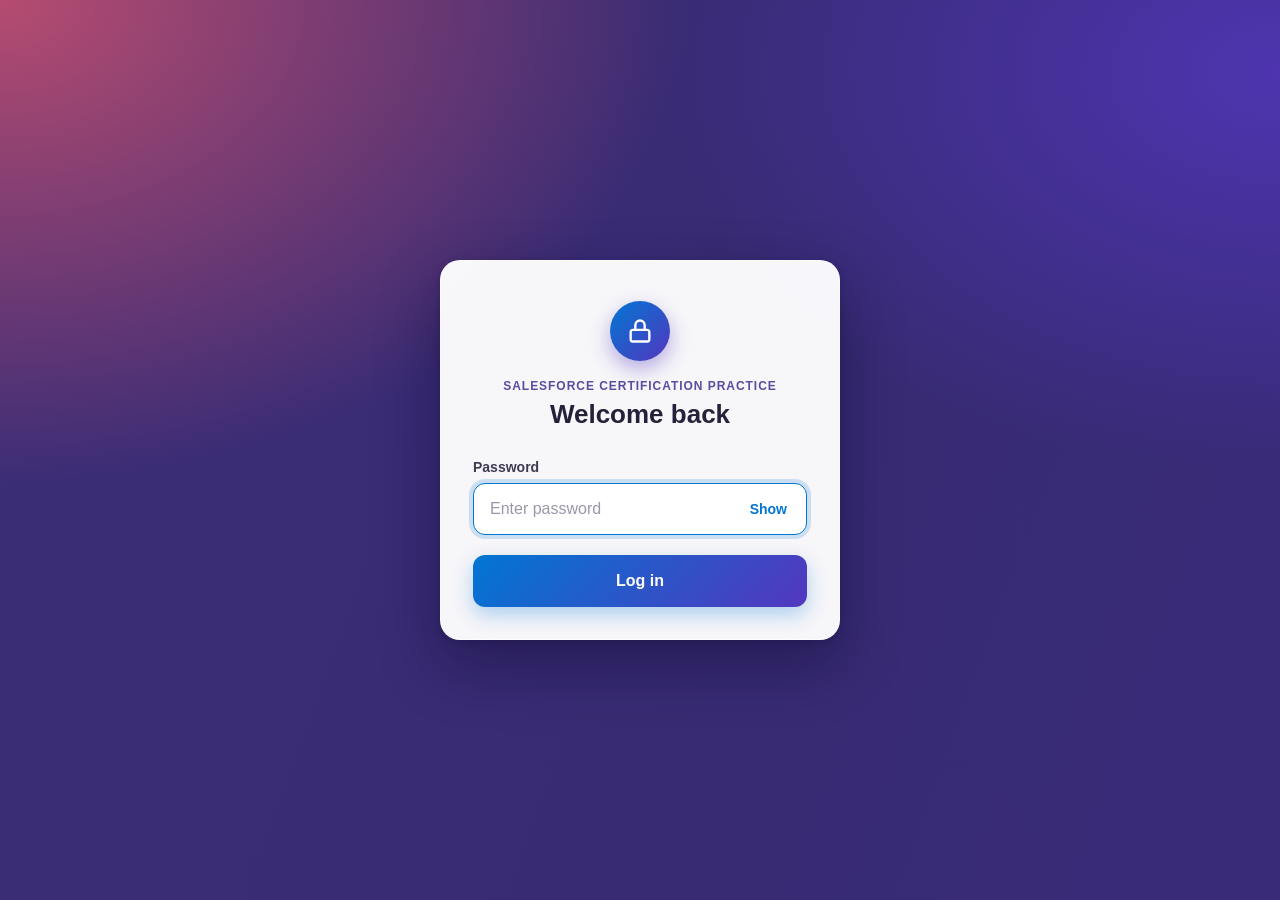
<file: index.html>
<!DOCTYPE html>
<html lang="en" data-page="login">
<head>
  <meta charset="UTF-8">
  <meta name="viewport" content="width=device-width, initial-scale=1">
  <title>Salesforce Architect Certifications</title>
  <link rel="stylesheet" href="css/styles.css?v=3">
  <script src="js/auth.js?v=3"></script>
</head>
<body>
  <form class="login-card" id="login-form" novalidate>
    <div class="login-icon" aria-hidden="true">
      <svg viewBox="0 0 24 24" width="28" height="28" fill="none" stroke="currentColor" stroke-width="2" stroke-linecap="round" stroke-linejoin="round">
        <rect x="4" y="11" width="16" height="10" rx="2"></rect>
        <path d="M8 11V7a4 4 0 0 1 8 0v4"></path>
      </svg>
    </div>
    <p class="login-eyebrow">Salesforce Certification Practice</p>
    <h1 class="login-title">Welcome back</h1>

    <label class="login-label" for="password">Password</label>
    <div class="password-field">
      <input id="password" name="password" type="password" autocomplete="current-password" placeholder="Enter password" required>
      <button class="password-toggle" id="password-toggle" type="button" aria-label="Show password" aria-pressed="false">Show</button>
    </div>
    <p class="login-error" id="login-error" role="alert" hidden>Incorrect password. Try again.</p>
    <button class="login-submit" type="submit">Log in</button>
  </form>

  <div class="home-content" id="home-content" hidden>
    <main class="button-group" aria-label="Certification choices">
      <a class="certification-link" href="data-architect-home.html">Data Architect</a>
      <button type="button">Sharing and Visibility Architect</button>
      <a class="certification-link" href="platform-developer-home.html">Platform Developer 1</a>
    </main>
    <button class="logout-button" id="logout" type="button">Log out</button>
  </div>
</body>
</html>
</file>
<file: css/styles.css>
* {
  box-sizing: border-box;
}

body {
  min-height: 100vh;
  margin: 0;
  display: grid;
  place-items: center;
  padding: 24px;
  background-color: #382b73;
  background-image:
    radial-gradient(ellipse at 0% 0%, rgba(195, 79, 111, 0.9), transparent 38%),
    radial-gradient(ellipse at 100% 8%, rgba(83, 55, 190, 0.8), transparent 34%),
    linear-gradient(110deg, #3c2d77, #382b73 58%, #392b78);
  font-family: Arial, Helvetica, sans-serif;
}

.button-group {
  display: flex;
  justify-content: center;
  align-items: center;
  gap: 16px;
  width: 100%;
  max-width: 760px;
}

.button-group button,
.button-group .certification-link {
  display: flex;
  justify-content: center;
  align-items: center;
  flex: 1;
  min-height: 56px;
  border: 0;
  border-radius: 8px;
  background: #0176d3;
  color: #ffffff;
  font-size: 18px;
  font-weight: 700;
  cursor: pointer;
  box-shadow: 0 4px 12px rgba(1, 118, 211, 0.18);
  text-decoration: none;
  transition: background 150ms ease, transform 150ms ease;
}

.button-group button:hover,
.button-group .certification-link:hover {
  background: #014486;
  transform: translateY(-2px);
}

.button-group button:focus-visible,
.button-group .certification-link:focus-visible {
  outline: 3px solid #78b7e8;
  outline-offset: 3px;
}

@media (max-width: 600px) {
  .button-group {
    flex-direction: column;
  }

  .button-group button,
  .button-group .certification-link {
    width: 100%;
    font-size: 16px;
  }
}

/* Password gate */
.home-content {
  display: flex;
  width: 100%;
  max-width: 760px;
  flex-direction: column;
  align-items: center;
  gap: 24px;
}

.home-content[hidden],
.login-card[hidden],
html:not(.is-authenticated) .home-content,
.is-authenticated .login-card {
  display: none;
}

/* Keep the login page content in the exact center of the screen */
html[data-page="login"] body {
  display: flex;
  flex-direction: column;
  justify-content: center;
  align-items: center;
}

.login-card {
  display: flex;
  flex-direction: column;
  align-items: stretch;
  width: 100%;
  max-width: 400px;
  margin: auto;
  padding: 40px 32px 32px;
  border: 1px solid rgba(255, 255, 255, 0.6);
  border-radius: 20px;
  background: rgba(255, 255, 255, 0.96);
  box-shadow:
    0 24px 60px rgba(16, 8, 52, 0.45),
    0 2px 6px rgba(16, 8, 52, 0.2);
  text-align: center;
  animation: login-rise 400ms ease-out both;
}

@keyframes login-rise {
  from {
    opacity: 0;
    transform: translateY(12px);
  }
  to {
    opacity: 1;
    transform: translateY(0);
  }
}

@media (prefers-reduced-motion: reduce) {
  .login-card {
    animation: none;
  }
}

.login-icon {
  display: grid;
  place-items: center;
  width: 60px;
  height: 60px;
  margin: 0 auto 18px;
  border-radius: 50%;
  background: linear-gradient(135deg, #0176d3, #5337be);
  color: #ffffff;
  box-shadow: 0 8px 20px rgba(83, 55, 190, 0.4);
}

.login-eyebrow {
  margin: 0 0 6px;
  color: #5b4ca0;
  font-size: 12px;
  font-weight: 700;
  letter-spacing: 0.08em;
  text-transform: uppercase;
}

.login-title {
  margin: 0 0 28px;
  color: #25213a;
  font-size: 26px;
  line-height: 1.2;
}

.login-label {
  margin-bottom: 8px;
  color: #3e3a52;
  font-size: 14px;
  font-weight: 700;
  text-align: left;
}

.password-field {
  position: relative;
  display: flex;
  align-items: center;
}

.password-field input {
  width: 100%;
  min-height: 52px;
  padding: 0 72px 0 16px;
  border: 1.5px solid #cfcbdc;
  border-radius: 12px;
  background: #faf9fd;
  color: #25213a;
  font-size: 16px;
  transition: border-color 150ms ease, box-shadow 150ms ease, background 150ms ease;
}

.password-field input::placeholder {
  color: #9b97ab;
}

.password-field input:focus {
  outline: none;
  border-color: #0176d3;
  background: #ffffff;
  box-shadow: 0 0 0 4px rgba(1, 118, 211, 0.18);
}

.password-toggle {
  position: absolute;
  right: 8px;
  min-height: 36px;
  padding: 0 12px;
  border: 0;
  border-radius: 8px;
  background: transparent;
  color: #0176d3;
  font-size: 14px;
  font-weight: 700;
  cursor: pointer;
}

.password-toggle:hover {
  background: rgba(1, 118, 211, 0.08);
}

.password-toggle:focus-visible {
  outline: 3px solid #78b7e8;
  outline-offset: 0;
}

.login-error {
  margin: 10px 0 0;
  color: #ba0517;
  font-size: 14px;
  text-align: left;
}

.login-submit {
  min-height: 52px;
  margin-top: 20px;
  border: 0;
  border-radius: 12px;
  background: linear-gradient(135deg, #0176d3, #5337be);
  color: #ffffff;
  font-size: 16px;
  font-weight: 700;
  cursor: pointer;
  box-shadow: 0 8px 20px rgba(1, 118, 211, 0.3);
  transition: transform 150ms ease, box-shadow 150ms ease, filter 150ms ease;
}

.login-submit:hover {
  filter: brightness(1.08);
  transform: translateY(-1px);
  box-shadow: 0 12px 24px rgba(1, 118, 211, 0.38);
}

.login-submit:active {
  transform: translateY(0);
}

.login-submit:focus-visible {
  outline: 3px solid #78b7e8;
  outline-offset: 3px;
}

@media (max-width: 480px) {
  .login-card {
    padding: 32px 20px 24px;
  }

  .login-title {
    font-size: 22px;
  }
}

.logout-button {
  border: 0;
  background: none;
  color: #ffffff;
  font-size: 15px;
  text-decoration: underline;
  cursor: pointer;
}

.visually-hidden {
  position: absolute;
  width: 1px;
  height: 1px;
  overflow: hidden;
  clip: rect(0 0 0 0);
  white-space: nowrap;
}
</file>
<file: css/data-architect-home.css>
.parts-page {
  display: block;
  padding: 48px 24px;
}

.parts-shell {
  width: min(100%, 900px);
  margin: 0 auto;
}

.parts-back-link {
  display: inline-block;
  margin-bottom: 24px;
  color: #ffffff;
  font-weight: 700;
  text-decoration: none;
}

.parts-back-link:hover {
  text-decoration: underline;
}

.parts-back-link:focus-visible,
.part-card:focus-visible {
  outline: 3px solid #78b7e8;
  outline-offset: 3px;
}

.parts-header {
  margin-bottom: 24px;
  padding: 28px 32px;
  border-radius: 14px;
  background: #ffffff;
  box-shadow: 0 12px 32px rgba(20, 15, 54, 0.18);
  color: #302467;
}

.parts-header .eyebrow {
  margin: 0 0 8px;
  color: #5b4ca0;
  font-size: 13px;
  font-weight: 700;
  letter-spacing: 0.08em;
  text-transform: uppercase;
}

.parts-header h1 {
  margin: 0;
  font-size: clamp(32px, 5vw, 44px);
}

.parts-header p:last-child {
  margin: 12px 0 0;
  color: #4a4659;
  line-height: 1.6;
}

.part-grid {
  display: grid;
  grid-template-columns: repeat(2, minmax(0, 1fr));
  gap: 16px;
}

.part-card {
  display: flex;
  min-height: 112px;
  flex-direction: column;
  justify-content: center;
  gap: 8px;
  padding: 20px 24px;
  border: 2px solid transparent;
  border-radius: 12px;
  background: #ffffff;
  box-shadow: 0 8px 24px rgba(20, 15, 54, 0.14);
  color: #302467;
  text-decoration: none;
  transition: border-color 150ms ease, transform 150ms ease;
}

.part-card:hover {
  transform: translateY(-2px);
  border-color: #9c8bd7;
}

.part-number {
  font-size: 20px;
  font-weight: 700;
}

.part-description {
  color: #6a6678;
  font-size: 14px;
}

.part-card.is-available .part-description {
  color: #51418f;
  font-weight: 700;
}

@media (max-width: 600px) {
  .parts-page {
    padding: 28px 16px;
  }

  .parts-header {
    padding: 20px;
  }

  .part-grid {
    grid-template-columns: 1fr;
  }
}
</file>
<file: css/data-architect.css>
.quiz-page {
  display: block;
  padding: 48px 24px;
}

.quiz-shell {
  width: min(100%, 900px);
  margin: 0 auto;
  color: #25213a;
}

.back-link {
  display: inline-block;
  margin-bottom: 24px;
  color: #ffffff;
  font-weight: 700;
  text-decoration: none;
}

.back-link:hover {
  text-decoration: underline;
}

.back-link:focus-visible,
.quiz-actions button:focus-visible {
  outline: 3px solid #78b7e8;
  outline-offset: 3px;
}

.quiz-header {
  margin-bottom: 24px;
  padding: 28px 32px;
  border-radius: 14px;
  background: #ffffff;
  box-shadow: 0 12px 32px rgba(20, 15, 54, 0.18);
}

.eyebrow {
  margin: 0 0 8px;
  color: #5b4ca0;
  font-size: 13px;
  font-weight: 700;
  letter-spacing: 0.08em;
  text-transform: uppercase;
}

.quiz-header h1 {
  margin: 0;
  color: #302467;
  font-size: clamp(32px, 5vw, 44px);
}

.quiz-intro {
  margin: 12px 0 0;
  color: #4a4659;
  line-height: 1.6;
}

.sample-note {
  margin: 12px 0 0;
  color: #6a6678;
  font-size: 14px;
}

.coming-soon {
  padding: 28px 32px;
  border-radius: 14px;
  background: #ffffff;
  box-shadow: 0 12px 32px rgba(20, 15, 54, 0.18);
  color: #302467;
  font-size: 18px;
  line-height: 1.6;
}

.question-list {
  display: grid;
  gap: 18px;
  margin: 0;
  padding: 0;
  list-style: none;
}

.question-card {
  padding: 24px;
  border: 2px solid transparent;
  border-radius: 14px;
  background: #ffffff;
  box-shadow: 0 8px 24px rgba(20, 15, 54, 0.14);
}

.question-card.is-correct {
  border-color: #16834a;
}

.question-card.is-incorrect {
  border-color: #c62828;
}

.question-card fieldset {
  min-width: 0;
  margin: 0;
  padding: 0;
  border: 0;
}

.question-card legend {
  width: 100%;
  margin-bottom: 16px;
  color: #25213a;
  font-size: 19px;
  font-weight: 700;
  line-height: 1.5;
  white-space: pre-wrap;
  overflow-wrap: anywhere;
}

.question-instruction {
  margin: -8px 0 14px;
  color: #6a6678;
  font-size: 14px;
}

.question-number {
  display: block;
  margin-bottom: 4px;
  color: #5b4ca0;
  font-size: 13px;
  letter-spacing: 0.06em;
  text-transform: uppercase;
}

.answer-options {
  display: grid;
  gap: 10px;
}

.answer-option {
  display: flex;
  align-items: flex-start;
  gap: 12px;
  padding: 14px;
  border: 1px solid #d9d6e5;
  border-radius: 9px;
  color: #302d3b;
  cursor: pointer;
  line-height: 1.5;
  transition: background 150ms ease, border-color 150ms ease;
}

.answer-option:hover {
  border-color: #6959ae;
  background: #f7f5fc;
}

.answer-option input {
  flex: 0 0 auto;
  margin: 4px 0 0;
  accent-color: #51418f;
}

.answer-option.is-answer {
  border-color: #16834a;
  background: #e8f5ed;
  color: #155c37;
}

.answer-option.is-selected-wrong {
  border-color: #c62828;
  background: #fdecec;
  color: #8d1d1d;
}

.question-feedback {
  margin-top: 18px;
  padding: 16px;
  border-radius: 9px;
  line-height: 1.6;
}

.question-feedback.is-correct {
  background: #e8f5ed;
  color: #155c37;
}

.question-feedback.is-incorrect {
  background: #fdecec;
  color: #8d1d1d;
}

.question-feedback p {
  margin: 6px 0 0;
}

.score-summary,
.quiz-error {
  margin: 0 0 20px;
  padding: 18px 22px;
  border-radius: 10px;
  background: #ffffff;
  box-shadow: 0 8px 24px rgba(20, 15, 54, 0.14);
}

.score-summary {
  border-left: 6px solid #5b4ca0;
  color: #302467;
  font-size: 18px;
  font-weight: 700;
  line-height: 1.6;
}

.quiz-error {
  border-left: 6px solid #c62828;
  color: #8d1d1d;
}

.quiz-actions {
  display: flex;
  justify-content: center;
  gap: 12px;
  margin-top: 24px;
}

.quiz-actions button {
  min-width: 150px;
  min-height: 52px;
  padding: 12px 24px;
  border: 0;
  border-radius: 8px;
  color: #ffffff;
  font-size: 17px;
  font-weight: 700;
  cursor: pointer;
}

.submit-button {
  background: #0176d3;
}

.submit-button:hover {
  background: #014486;
}

.retry-button {
  background: #51418f;
}

.retry-button:hover {
  background: #382b73;
}

.back-to-parts-button {
  background: #5b556d;
}

.back-to-parts-button:hover {
  background: #403b4f;
}

[hidden] {
  display: none !important;
}

@media (max-width: 600px) {
  .quiz-page {
    padding: 28px 16px;
  }

  .quiz-header,
  .coming-soon,
  .question-card {
    padding: 20px;
  }

  .question-card legend {
    font-size: 17px;
  }

  .quiz-actions {
    flex-direction: column;
  }

  .quiz-actions button {
    width: 100%;
  }
}
</file>
